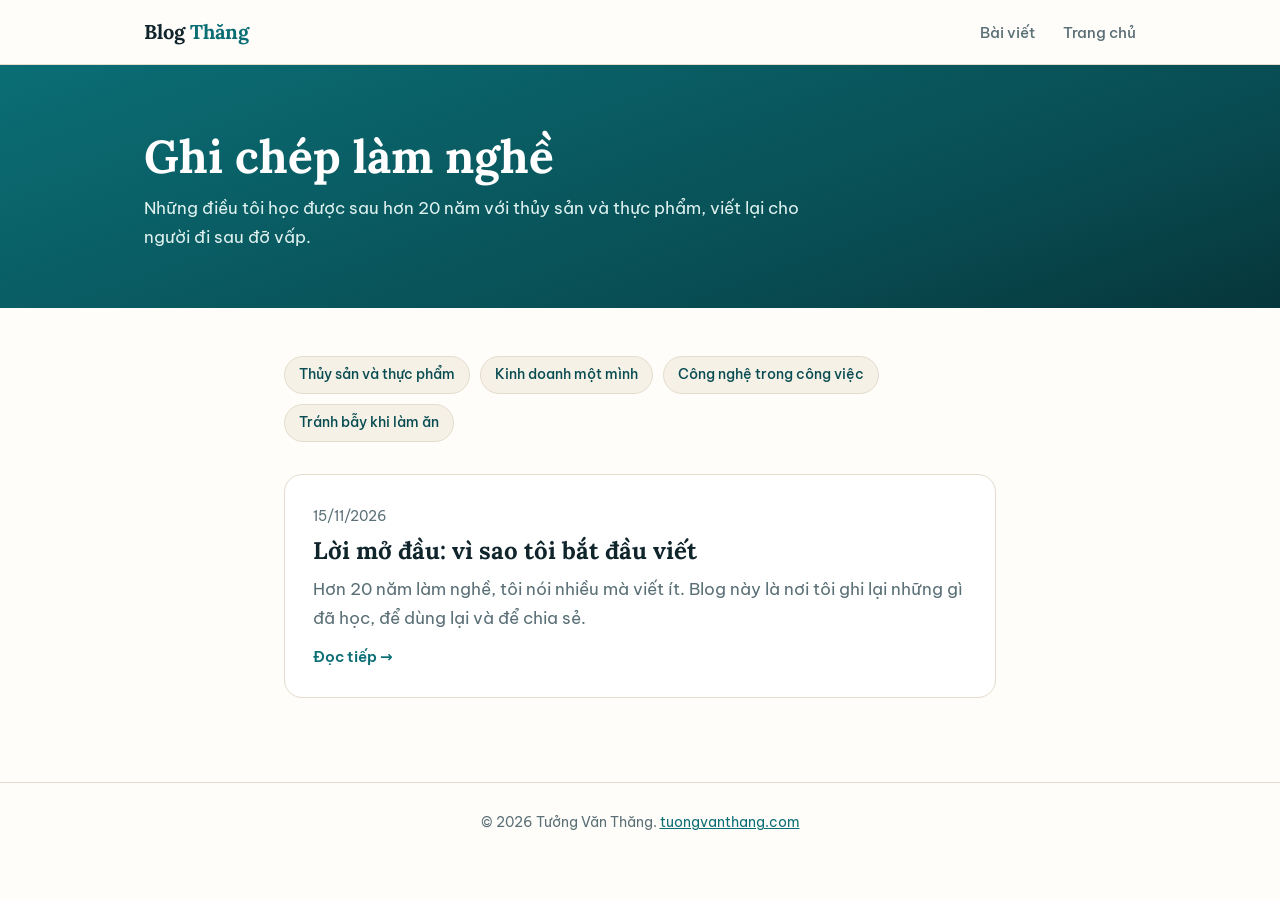
<file: index.html>
<!doctype html>
<html lang="vi">
<head>
  <meta charset="utf-8">
  <meta name="viewport" content="width=device-width, initial-scale=1">
  <title>Blog Tưởng Văn Thăng - Ghi chép nghề thủy sản và kinh doanh</title>
  <meta name="description" content="Ghi chép của Tưởng Văn Thăng về nghề thủy sản, thực phẩm, kinh doanh một mình và ứng dụng công nghệ vào công việc.">
  <meta property="og:title" content="Blog Tưởng Văn Thăng">
  <meta property="og:description" content="Ghi chép về nghề thủy sản, thực phẩm, kinh doanh một mình và ứng dụng công nghệ.">
  <link rel="icon" href="data:image/svg+xml,<svg xmlns='http://www.w3.org/2000/svg' viewBox='0 0 100 100'><text y='.9em' font-size='90'>🐟</text></svg>">
  <link rel="preconnect" href="https://fonts.googleapis.com">
  <link rel="preconnect" href="https://fonts.gstatic.com" crossorigin>
  <link href="https://fonts.googleapis.com/css2?family=Be+Vietnam+Pro:wght@400;500;600;700&family=Lora:wght@600;700&display=swap" rel="stylesheet">
  <link rel="stylesheet" href="/style.css">
</head>
<body>

<header class="nav">
  <div class="wrap">
    <a class="brand" href="/">Blog <span>Thăng</span></a>
    <nav>
      <a href="/">Bài viết</a>
      <a href="https://tuongvanthang.com">Trang chủ</a>
    </nav>
  </div>
</header>

<div class="blog-head">
  <div class="wrap">
    <h1>Ghi chép làm nghề</h1>
    <p>Những điều tôi học được sau hơn 20 năm với thủy sản và thực phẩm, viết lại cho người đi sau đỡ vấp.</p>
  </div>
</div>

<main class="posts">
  <ul class="topics">
    <li>Thủy sản và thực phẩm</li>
    <li>Kinh doanh một mình</li>
    <li>Công nghệ trong công việc</li>
    <li>Tránh bẫy khi làm ăn</li>
  </ul>

  <a class="post-item" href="/bai-viet/loi-mo-dau.html">
    <time datetime="2026-11-15">15/11/2026</time>
    <h2>Lời mở đầu: vì sao tôi bắt đầu viết</h2>
    <p>Hơn 20 năm làm nghề, tôi nói nhiều mà viết ít. Blog này là nơi tôi ghi lại những gì đã học, để dùng lại và để chia sẻ.</p>
    <span class="more">Đọc tiếp →</span>
  </a>
</main>

<footer>
  <div class="wrap">© 2026 Tưởng Văn Thăng. <a href="https://tuongvanthang.com">tuongvanthang.com</a></div>
</footer>

</body>
</html>
</file>
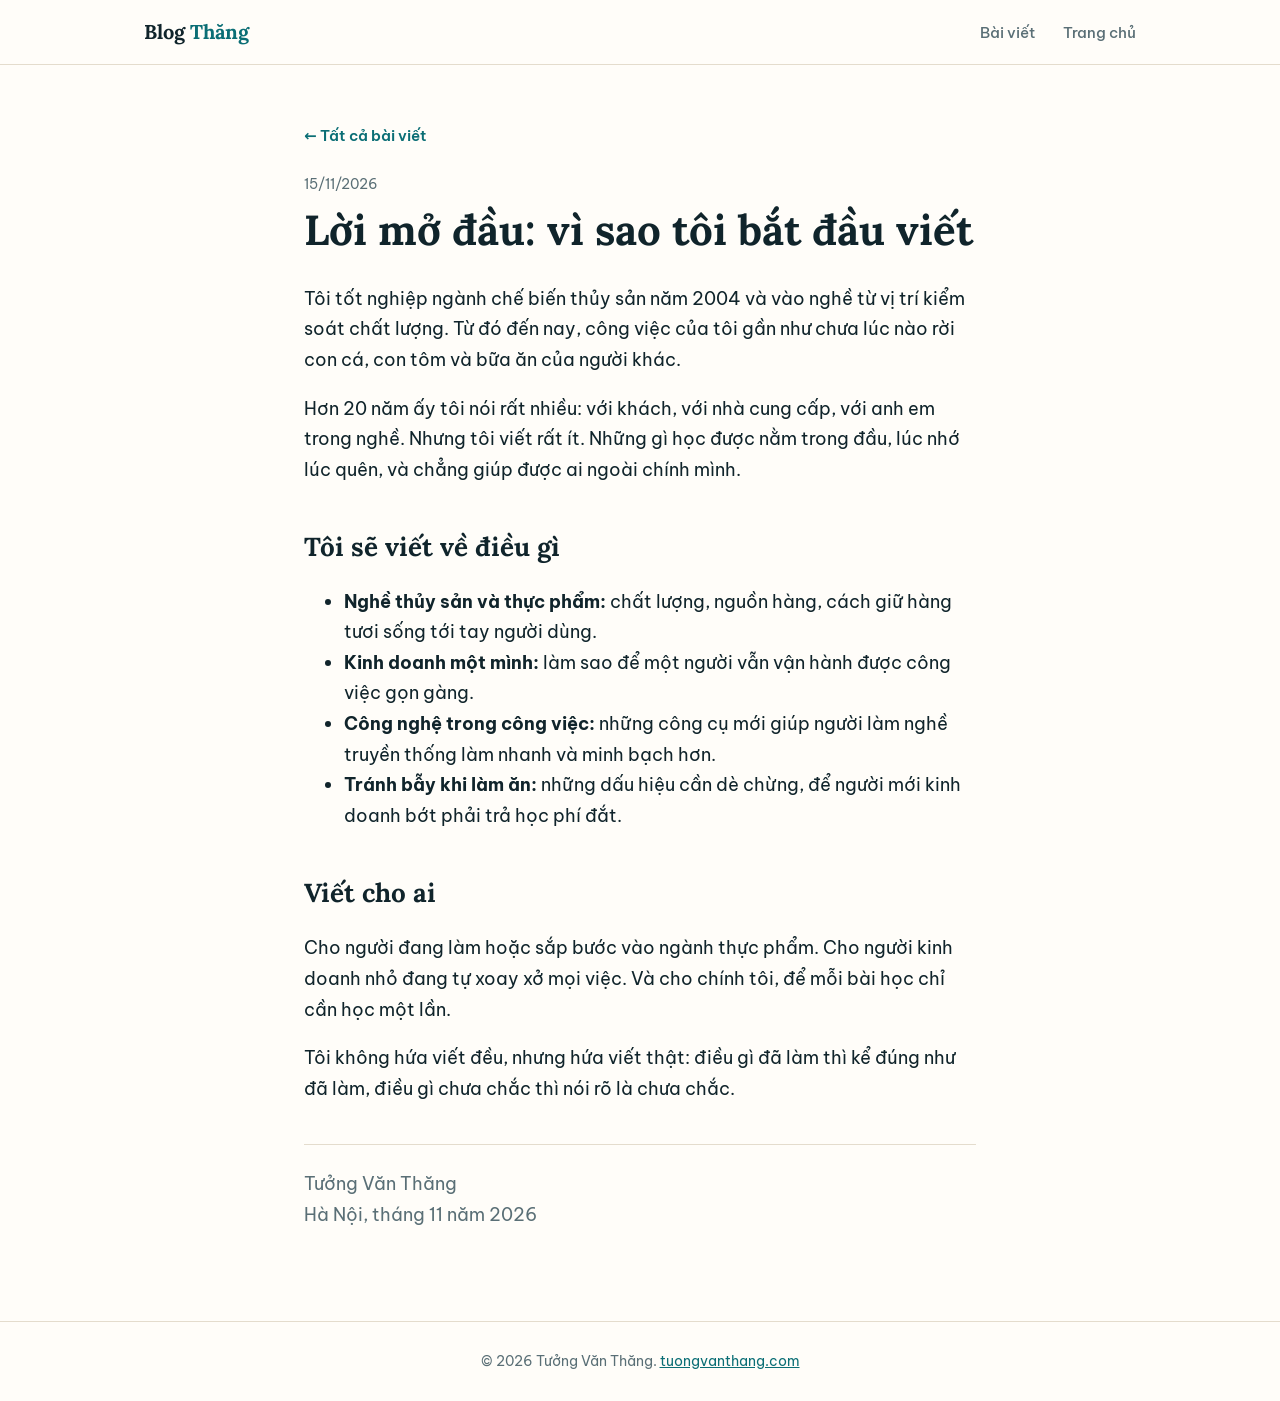
<file: bai-viet/loi-mo-dau.html>
<!doctype html>
<html lang="vi">
<head>
  <meta charset="utf-8">
  <meta name="viewport" content="width=device-width, initial-scale=1">
  <title>Lời mở đầu: vì sao tôi bắt đầu viết - Blog Tưởng Văn Thăng</title>
  <meta name="description" content="Hơn 20 năm làm nghề thủy sản và thực phẩm, tôi bắt đầu viết để ghi lại bài học và chia sẻ với người đi sau.">
  <meta property="og:title" content="Lời mở đầu: vì sao tôi bắt đầu viết">
  <meta property="og:type" content="article">
  <link rel="icon" href="data:image/svg+xml,<svg xmlns='http://www.w3.org/2000/svg' viewBox='0 0 100 100'><text y='.9em' font-size='90'>🐟</text></svg>">
  <link rel="preconnect" href="https://fonts.googleapis.com">
  <link rel="preconnect" href="https://fonts.gstatic.com" crossorigin>
  <link href="https://fonts.googleapis.com/css2?family=Be+Vietnam+Pro:wght@400;500;600;700&family=Lora:wght@600;700&display=swap" rel="stylesheet">
  <link rel="stylesheet" href="/style.css">
</head>
<body>

<header class="nav">
  <div class="wrap">
    <a class="brand" href="/">Blog <span>Thăng</span></a>
    <nav>
      <a href="/">Bài viết</a>
      <a href="https://tuongvanthang.com">Trang chủ</a>
    </nav>
  </div>
</header>

<article class="article">
  <a class="back" href="/">← Tất cả bài viết</a><br>
  <time datetime="2026-11-15">15/11/2026</time>
  <h1>Lời mở đầu: vì sao tôi bắt đầu viết</h1>

  <p>Tôi tốt nghiệp ngành chế biến thủy sản năm 2004 và vào nghề từ vị trí kiểm soát chất lượng. Từ đó đến nay, công việc của tôi gần như chưa lúc nào rời con cá, con tôm và bữa ăn của người khác.</p>

  <p>Hơn 20 năm ấy tôi nói rất nhiều: với khách, với nhà cung cấp, với anh em trong nghề. Nhưng tôi viết rất ít. Những gì học được nằm trong đầu, lúc nhớ lúc quên, và chẳng giúp được ai ngoài chính mình.</p>

  <h2>Tôi sẽ viết về điều gì</h2>
  <ul>
    <li><strong>Nghề thủy sản và thực phẩm:</strong> chất lượng, nguồn hàng, cách giữ hàng tươi sống tới tay người dùng.</li>
    <li><strong>Kinh doanh một mình:</strong> làm sao để một người vẫn vận hành được công việc gọn gàng.</li>
    <li><strong>Công nghệ trong công việc:</strong> những công cụ mới giúp người làm nghề truyền thống làm nhanh và minh bạch hơn.</li>
    <li><strong>Tránh bẫy khi làm ăn:</strong> những dấu hiệu cần dè chừng, để người mới kinh doanh bớt phải trả học phí đắt.</li>
  </ul>

  <h2>Viết cho ai</h2>
  <p>Cho người đang làm hoặc sắp bước vào ngành thực phẩm. Cho người kinh doanh nhỏ đang tự xoay xở mọi việc. Và cho chính tôi, để mỗi bài học chỉ cần học một lần.</p>

  <p>Tôi không hứa viết đều, nhưng hứa viết thật: điều gì đã làm thì kể đúng như đã làm, điều gì chưa chắc thì nói rõ là chưa chắc.</p>

  <p class="sign">Tưởng Văn Thăng<br>Hà Nội, tháng 11 năm 2026</p>
</article>

<footer>
  <div class="wrap">© 2026 Tưởng Văn Thăng. <a href="https://tuongvanthang.com">tuongvanthang.com</a></div>
</footer>

</body>
</html>
</file>
<file: style.css>
:root {
  --ink: #10242b;
  --muted: #5a6f76;
  --sea: #0b6e75;
  --sea-dark: #084c52;
  --sand: #f6f1e7;
  --paper: #fffdf9;
  --line: #e4dccd;
  --accent: #d9822b;
}

* { box-sizing: border-box; }

html { scroll-behavior: smooth; }

body {
  margin: 0;
  font-family: "Be Vietnam Pro", system-ui, -apple-system, "Segoe UI", Roboto, sans-serif;
  color: var(--ink);
  background: var(--paper);
  line-height: 1.7;
  font-size: 17px;
}

a { color: var(--sea); }

.wrap { max-width: 1040px; margin: 0 auto; padding: 0 24px; }

/* Thanh đầu trang */
.nav {
  position: sticky; top: 0; z-index: 10;
  background: rgba(255, 253, 249, 0.92);
  backdrop-filter: blur(8px);
  border-bottom: 1px solid var(--line);
}
.nav .wrap { display: flex; align-items: center; justify-content: space-between; height: 64px; }
.brand { font-family: "Lora", Georgia, serif; font-weight: 700; font-size: 20px; color: var(--ink); text-decoration: none; }
.brand span { color: var(--sea); }
.nav nav a { margin-left: 24px; text-decoration: none; color: var(--muted); font-size: 15px; font-weight: 500; }
.nav nav a:hover { color: var(--sea); }

/* Phần mở đầu */
.hero {
  background:
    radial-gradient(circle at 85% 15%, rgba(217, 130, 43, 0.16), transparent 42%),
    linear-gradient(160deg, #0b6e75 0%, #084c52 60%, #06363b 100%);
  color: #fff;
  padding: 96px 0 0;
  overflow: hidden;
}
.hero .eyebrow { text-transform: uppercase; letter-spacing: 0.16em; font-size: 13px; font-weight: 600; color: #bfe6e2; margin: 0 0 16px; }
.hero h1 { font-family: "Lora", Georgia, serif; font-size: clamp(36px, 6vw, 60px); line-height: 1.15; margin: 0 0 20px; max-width: 16ch; }
.hero p.lead { font-size: clamp(17px, 2.2vw, 20px); max-width: 60ch; color: #dff1ef; margin: 0 0 32px; }
.btns { display: flex; flex-wrap: wrap; gap: 12px; }
.btn { display: inline-block; padding: 13px 24px; border-radius: 999px; font-weight: 600; text-decoration: none; font-size: 16px; }
.btn.primary { background: var(--accent); color: #fff; }
.btn.primary:hover { background: #c17121; }
.btn.ghost { border: 1.5px solid rgba(255, 255, 255, 0.55); color: #fff; }
.btn.ghost:hover { background: rgba(255, 255, 255, 0.12); }
.wave { display: block; width: 100%; height: 70px; margin-top: 72px; }

/* Số liệu nhanh */
.stats { display: grid; grid-template-columns: repeat(3, 1fr); gap: 16px; margin: -8px 0 0; padding: 40px 0 8px; }
.stat { background: var(--sand); border: 1px solid var(--line); border-radius: 16px; padding: 22px; }
.stat b { display: block; font-family: "Lora", Georgia, serif; font-size: 32px; color: var(--sea-dark); line-height: 1.2; }
.stat span { color: var(--muted); font-size: 15px; }

section { padding: 64px 0; }
section h2 { font-family: "Lora", Georgia, serif; font-size: clamp(26px, 3.6vw, 36px); margin: 0 0 12px; line-height: 1.25; }
section .sub { color: var(--muted); max-width: 62ch; margin: 0 0 36px; }

.two { display: grid; grid-template-columns: 1.1fr 0.9fr; gap: 48px; align-items: start; }

/* Chặng đường */
.timeline { list-style: none; margin: 0; padding: 0; border-left: 2px solid var(--line); }
.timeline li { position: relative; padding: 0 0 22px 24px; }
.timeline li::before { content: ""; position: absolute; left: -7px; top: 9px; width: 12px; height: 12px; border-radius: 50%; background: var(--sea); }
.timeline time { display: block; font-weight: 700; color: var(--sea-dark); font-size: 15px; }

/* Thẻ việc đang làm */
.band { background: var(--sand); border-top: 1px solid var(--line); border-bottom: 1px solid var(--line); }
.cards { display: grid; grid-template-columns: repeat(3, 1fr); gap: 20px; }
.card { background: #fff; border: 1px solid var(--line); border-radius: 18px; padding: 28px; }
.card .ico { font-size: 30px; line-height: 1; }
.card h3 { margin: 14px 0 8px; font-size: 20px; }
.card p { margin: 0; color: var(--muted); font-size: 16px; }

/* Liên hệ */
.contact { text-align: center; }
.contact .sub { margin-left: auto; margin-right: auto; }
.contact .btn.primary { background: var(--sea); }
.contact .btn.primary:hover { background: var(--sea-dark); }
.contact .btn.line { border: 1.5px solid var(--sea); color: var(--sea); }
.contact .btns { justify-content: center; }

footer { border-top: 1px solid var(--line); padding: 28px 0; color: var(--muted); font-size: 14px; text-align: center; }

@media (max-width: 800px) {
  .two, .cards, .stats { grid-template-columns: 1fr; }
  .nav nav a { margin-left: 16px; font-size: 14px; }
  .hero { padding-top: 64px; }
  section { padding: 48px 0; }
}

/* Riêng cho blog */
.blog-head { background: linear-gradient(160deg, #0b6e75 0%, #084c52 70%, #06363b 100%); color: #fff; padding: 64px 0 56px; }
.blog-head h1 { font-family: "Lora", Georgia, serif; font-size: clamp(30px, 5vw, 46px); margin: 0 0 10px; line-height: 1.2; }
.blog-head p { margin: 0; color: #dff1ef; max-width: 60ch; }
.posts { max-width: 760px; margin: 0 auto; padding: 48px 24px 64px; }
.post-item { display: block; text-decoration: none; color: inherit; border: 1px solid var(--line); border-radius: 18px; padding: 26px 28px; margin-bottom: 20px; background: #fff; transition: border-color .15s, transform .15s; }
.post-item:hover { border-color: var(--sea); transform: translateY(-2px); }
.post-item time, .article time { color: var(--muted); font-size: 14px; }
.post-item h2 { font-family: "Lora", Georgia, serif; font-size: 24px; margin: 6px 0 8px; line-height: 1.3; color: var(--ink); }
.post-item p { margin: 0; color: var(--muted); }
.post-item .more { display: inline-block; margin-top: 12px; color: var(--sea); font-weight: 600; font-size: 15px; }
.topics { display: flex; flex-wrap: wrap; gap: 10px; margin: 0 0 32px; padding: 0; list-style: none; }
.topics li { background: var(--sand); border: 1px solid var(--line); border-radius: 999px; padding: 6px 14px; font-size: 14px; color: var(--sea-dark); font-weight: 500; }
.article { max-width: 720px; margin: 0 auto; padding: 56px 24px 72px; }
.article h1 { font-family: "Lora", Georgia, serif; font-size: clamp(30px, 5vw, 42px); line-height: 1.2; margin: 8px 0 28px; }
.article h2 { font-family: "Lora", Georgia, serif; font-size: 26px; margin: 40px 0 10px; }
.article p, .article li { font-size: 18px; }
.article .back { display: inline-block; margin-bottom: 20px; text-decoration: none; font-weight: 600; font-size: 15px; }
.article .sign { margin-top: 40px; padding-top: 24px; border-top: 1px solid var(--line); color: var(--muted); }
</file>
